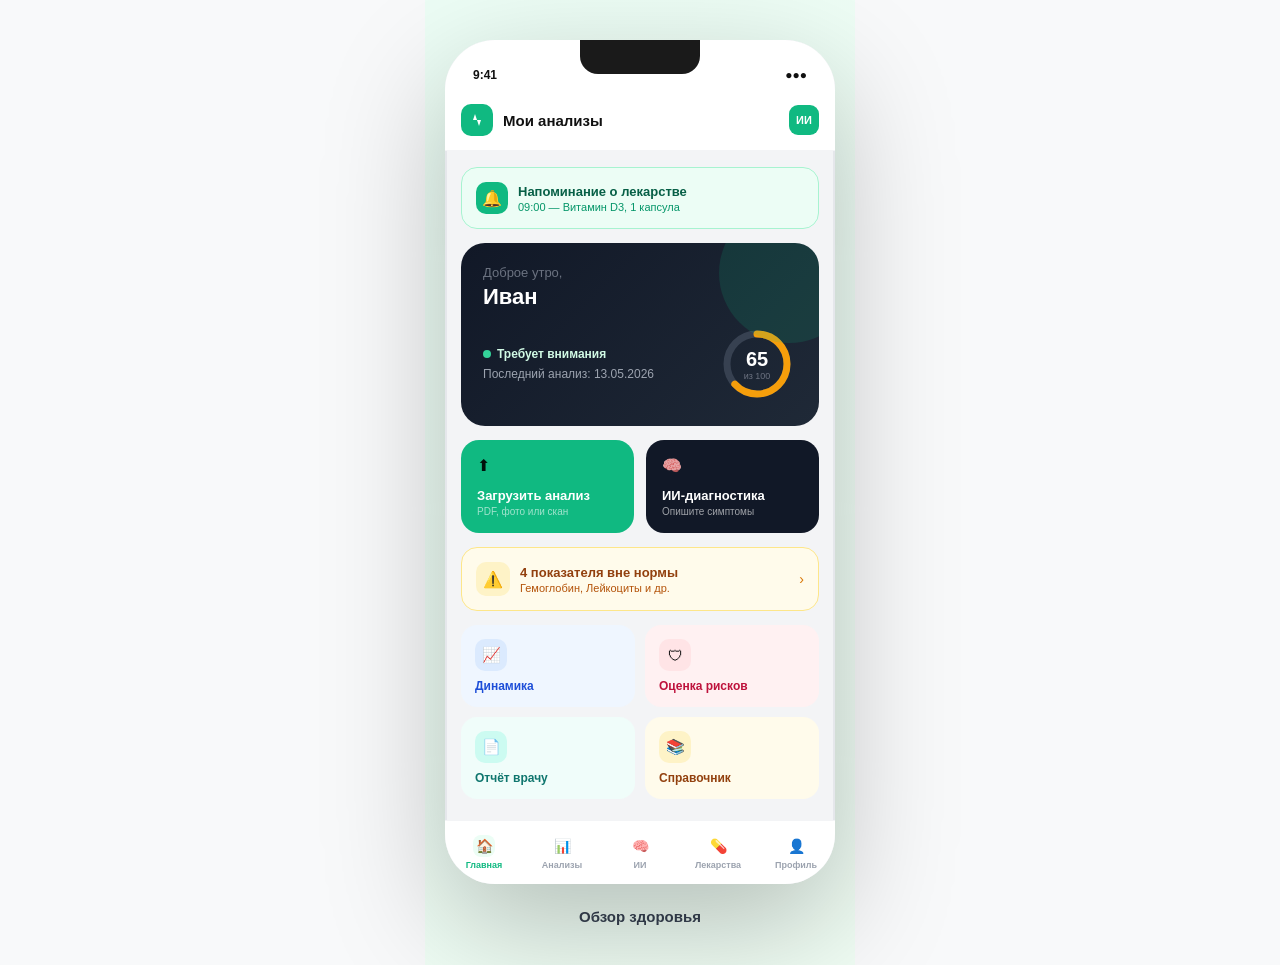
<file: screenshot_01_home.html>
<!DOCTYPE html>
<html lang="ru">
<head>
<meta charset="UTF-8">
<meta name="viewport" content="width=device-width, initial-scale=1.0">
<title>Screenshot 1 – Home</title>
<style>
  * { margin: 0; padding: 0; box-sizing: border-box; }
  body { font-family: -apple-system, BlinkMacSystemFont, 'SF Pro Display', 'Segoe UI', sans-serif; background: #f8f9fa; display: flex; justify-content: center; align-items: center; min-height: 100vh; }
  .phone { width: 390px; height: 844px; background: #f3f4f6; border-radius: 50px; overflow: hidden; position: relative; box-shadow: 0 40px 120px rgba(0,0,0,0.25), inset 0 0 0 2px #e5e7eb; }
  .status-bar { height: 50px; background: white; display: flex; align-items: flex-end; justify-content: space-between; padding: 0 28px 8px; font-size: 12px; font-weight: 600; color: #111; }
  .notch { position: absolute; top: 0; left: 50%; transform: translateX(-50%); width: 120px; height: 34px; background: #1a1a1a; border-radius: 0 0 18px 18px; z-index: 10; }
  .topbar { background: white; border-bottom: 1px solid #f3f4f6; padding: 14px 16px; display: flex; align-items: center; gap: 10px; }
  .logo { width: 32px; height: 32px; background: #10b981; border-radius: 10px; display: flex; align-items: center; justify-content: center; flex-shrink: 0; }
  .logo svg { width: 16px; height: 16px; fill: white; }
  .topbar-title { font-size: 15px; font-weight: 900; color: #111; flex: 1; }
  .avatar { width: 30px; height: 30px; background: #10b981; border-radius: 9px; display: flex; align-items: center; justify-content: center; font-size: 11px; font-weight: 900; color: white; }
  .scroll { overflow-y: auto; height: calc(844px - 50px - 57px - 64px); padding: 16px; display: flex; flex-direction: column; gap: 14px; }
  /* Notification */
  .notif { background: #ecfdf5; border: 1px solid #a7f3d0; border-radius: 16px; padding: 14px; display: flex; align-items: center; gap: 10px; }
  .notif-icon { width: 32px; height: 32px; background: #10b981; border-radius: 10px; display: flex; align-items: center; justify-content: center; flex-shrink: 0; }
  .notif-text p:first-child { font-size: 13px; font-weight: 700; color: #065f46; }
  .notif-text p:last-child { font-size: 11px; color: #059669; margin-top: 2px; }
  /* Hero card */
  .hero { background: linear-gradient(135deg, #111827, #1f2937); border-radius: 24px; padding: 22px; position: relative; overflow: hidden; }
  .hero::after { content: ''; position: absolute; top: -40px; right: -40px; width: 140px; height: 140px; background: rgba(16,185,129,0.15); border-radius: 50%; }
  .hero-greeting { font-size: 13px; color: #6b7280; margin-bottom: 4px; }
  .hero-name { font-size: 22px; font-weight: 900; color: white; margin-bottom: 14px; }
  .hero-body { display: flex; align-items: center; gap: 16px; }
  .hero-info { flex: 1; }
  .hero-dot { display: flex; align-items: center; gap: 6px; margin-bottom: 6px; }
  .dot { width: 8px; height: 8px; border-radius: 50%; background: #34d399; flex-shrink: 0; }
  .hero-info p { font-size: 12px; color: #9ca3af; }
  .ring-wrap { position: relative; width: 80px; height: 80px; flex-shrink: 0; }
  .ring-wrap svg { width: 80px; height: 80px; transform: rotate(-90deg); }
  .ring-num { position: absolute; inset: 0; display: flex; flex-direction: column; align-items: center; justify-content: center; }
  .ring-num span:first-child { font-size: 20px; font-weight: 900; color: white; }
  .ring-num span:last-child { font-size: 9px; color: #6b7280; }
  /* Quick actions */
  .quick { display: grid; grid-template-columns: 1fr 1fr; gap: 12px; }
  .qa { border-radius: 18px; padding: 16px; text-align: left; }
  .qa.green { background: #10b981; }
  .qa.dark { background: #111827; }
  .qa-icon { width: 24px; height: 24px; margin-bottom: 8px; opacity: 0.9; }
  .qa p:first-of-type { font-size: 13px; font-weight: 800; color: white; }
  .qa p:last-of-type { font-size: 10px; color: rgba(255,255,255,0.6); margin-top: 3px; }
  /* Alert */
  .alert { background: #fffbeb; border: 1px solid #fde68a; border-radius: 16px; padding: 14px; display: flex; align-items: center; gap: 10px; }
  .alert-icon { width: 34px; height: 34px; background: #fef3c7; border-radius: 10px; display: flex; align-items: center; justify-content: center; flex-shrink: 0; font-size: 16px; }
  .alert-text p:first-child { font-size: 13px; font-weight: 700; color: #92400e; }
  .alert-text p:last-child { font-size: 11px; color: #b45309; margin-top: 2px; }
  .arrow { margin-left: auto; color: #d97706; font-size: 14px; }
  /* Feature grid */
  .feat-grid { display: grid; grid-template-columns: 1fr 1fr; gap: 10px; }
  .feat { border-radius: 16px; padding: 14px; }
  .feat-icon { width: 32px; height: 32px; border-radius: 10px; display: flex; align-items: center; justify-content: center; margin-bottom: 8px; font-size: 15px; }
  .feat p { font-size: 12px; font-weight: 700; }
  .feat.blue { background: #eff6ff; } .feat.blue p { color: #1d4ed8; } .feat.blue .feat-icon { background: #dbeafe; }
  .feat.rose { background: #fff1f2; } .feat.rose p { color: #be123c; } .feat.rose .feat-icon { background: #ffe4e6; }
  .feat.teal { background: #f0fdfa; } .feat.teal p { color: #0f766e; } .feat.teal .feat-icon { background: #ccfbf1; }
  .feat.amber { background: #fffbeb; } .feat.amber p { color: #92400e; } .feat.amber .feat-icon { background: #fef3c7; }
  /* Bottom nav */
  .bottom-nav { position: absolute; bottom: 0; left: 0; right: 0; height: 64px; background: white; border-top: 1px solid #f3f4f6; display: grid; grid-template-columns: repeat(5, 1fr); }
  .nav-item { display: flex; flex-direction: column; align-items: center; justify-content: center; gap: 3px; }
  .nav-item.active { color: #10b981; }
  .nav-item:not(.active) { color: #9ca3af; }
  .nav-icon { width: 22px; height: 22px; border-radius: 8px; display: flex; align-items: center; justify-content: center; font-size: 14px; }
  .active .nav-icon { background: #ecfdf5; }
  .nav-item span { font-size: 9px; font-weight: 600; }
  .caption { text-align: center; margin-top: 24px; font-family: -apple-system, sans-serif; font-size: 15px; font-weight: 700; color: #374151; }
</style>
</head>
<body>
<div style="display:flex;flex-direction:column;align-items:center;padding:40px 20px;background:linear-gradient(135deg,#ecfdf5,#f0fdf4);">
  <div class="phone">
    <div class="notch"></div>
    <div class="status-bar"><span>9:41</span><span>●●●</span></div>
    <div class="topbar">
      <div class="logo"><svg viewBox="0 0 24 24"><path d="M22 12h-4l-3 9L9 3l-3 9H2"/></svg></div>
      <div class="topbar-title">Мои анализы</div>
      <div class="avatar">ИИ</div>
    </div>
    <div class="scroll">
      <div class="notif">
        <div class="notif-icon" style="font-size:16px;">🔔</div>
        <div class="notif-text"><p>Напоминание о лекарстве</p><p>09:00 — Витамин D3, 1 капсула</p></div>
      </div>
      <div class="hero">
        <div class="hero-greeting">Доброе утро,</div>
        <div class="hero-name">Иван</div>
        <div class="hero-body">
          <div class="hero-info">
            <div class="hero-dot"><div class="dot"></div><p style="color:#d1fae5;font-size:12px;font-weight:600;">Требует внимания</p></div>
            <p>Последний анализ: 13.05.2026</p>
          </div>
          <div class="ring-wrap">
            <svg viewBox="0 0 80 80">
              <circle cx="40" cy="40" r="30" fill="none" stroke="#374151" stroke-width="7"/>
              <circle cx="40" cy="40" r="30" fill="none" stroke="#f59e0b" stroke-width="7" stroke-dasharray="119 189" stroke-linecap="round"/>
            </svg>
            <div class="ring-num"><span>65</span><span>из 100</span></div>
          </div>
        </div>
      </div>
      <div class="quick">
        <div class="qa green"><div class="qa-icon">⬆</div><p>Загрузить анализ</p><p>PDF, фото или скан</p></div>
        <div class="qa dark"><div class="qa-icon">🧠</div><p>ИИ-диагностика</p><p>Опишите симптомы</p></div>
      </div>
      <div class="alert">
        <div class="alert-icon">⚠️</div>
        <div class="alert-text"><p>4 показателя вне нормы</p><p>Гемоглобин, Лейкоциты и др.</p></div>
        <div class="arrow">›</div>
      </div>
      <div class="feat-grid">
        <div class="feat blue"><div class="feat-icon">📈</div><p>Динамика</p></div>
        <div class="feat rose"><div class="feat-icon">🛡</div><p>Оценка рисков</p></div>
        <div class="feat teal"><div class="feat-icon">📄</div><p>Отчёт врачу</p></div>
        <div class="feat amber"><div class="feat-icon">📚</div><p>Справочник</p></div>
      </div>
    </div>
    <div class="bottom-nav">
      <div class="nav-item active"><div class="nav-icon">🏠</div><span>Главная</span></div>
      <div class="nav-item"><div class="nav-icon">📊</div><span>Анализы</span></div>
      <div class="nav-item"><div class="nav-icon">🧠</div><span>ИИ</span></div>
      <div class="nav-item"><div class="nav-icon">💊</div><span>Лекарства</span></div>
      <div class="nav-item"><div class="nav-icon">👤</div><span>Профиль</span></div>
    </div>
  </div>
  <p class="caption">Обзор здоровья</p>
</div>
</body>
</html>
</file>
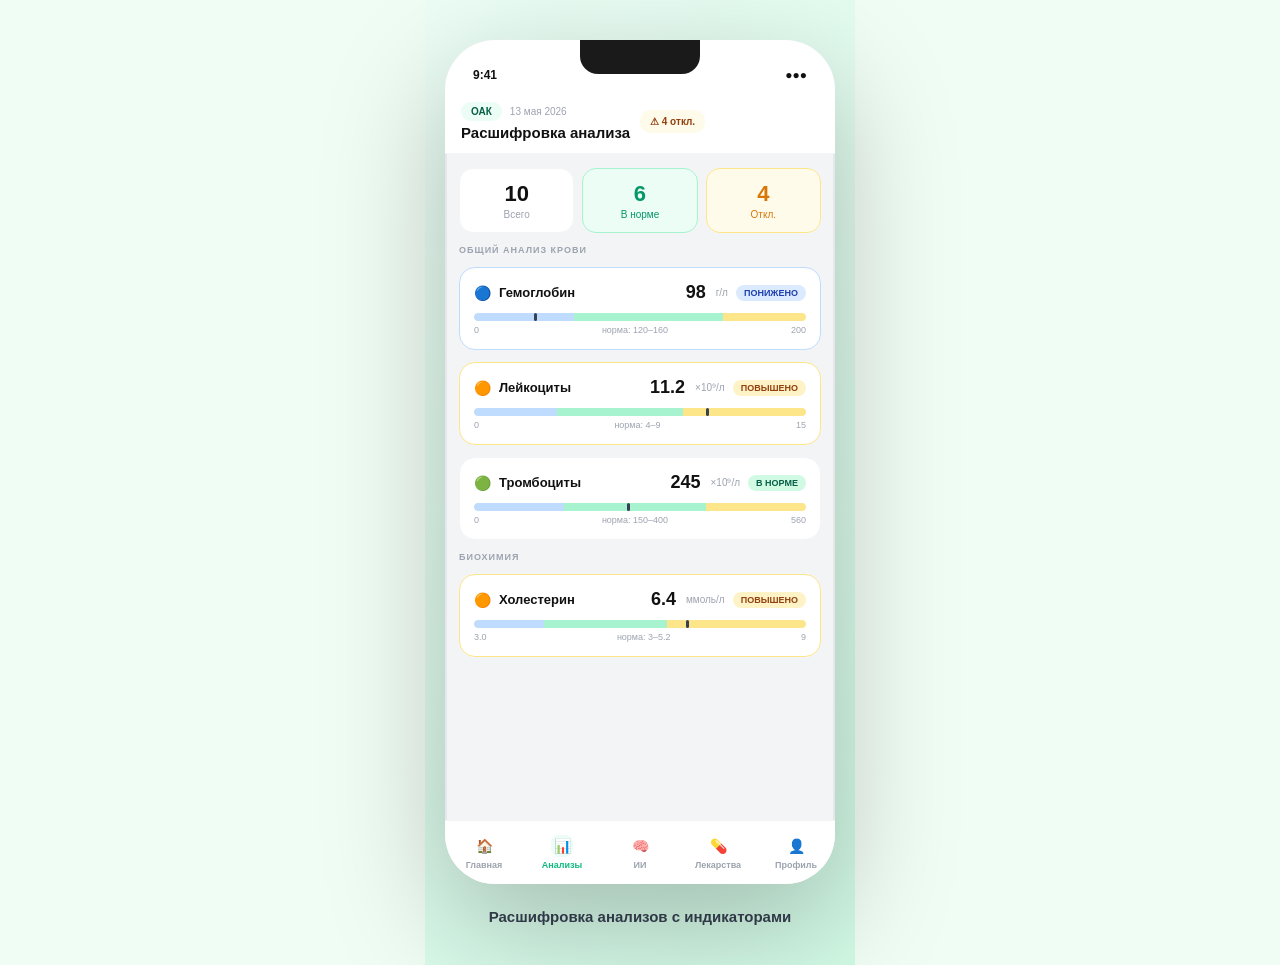
<file: screenshot_02_analysis.html>
<!DOCTYPE html>
<html lang="ru">
<head>
<meta charset="UTF-8">
<title>Screenshot 2 – Analysis Results</title>
<style>
  * { margin: 0; padding: 0; box-sizing: border-box; }
  body { font-family: -apple-system, BlinkMacSystemFont, 'SF Pro Display', 'Segoe UI', sans-serif; background: #f0fdf4; display: flex; justify-content: center; align-items: center; min-height: 100vh; }
  .phone { width: 390px; height: 844px; background: #f3f4f6; border-radius: 50px; overflow: hidden; position: relative; box-shadow: 0 40px 120px rgba(0,0,0,0.25), inset 0 0 0 2px #e5e7eb; }
  .notch { position: absolute; top: 0; left: 50%; transform: translateX(-50%); width: 120px; height: 34px; background: #1a1a1a; border-radius: 0 0 18px 18px; z-index: 10; }
  .status-bar { height: 50px; background: white; display: flex; align-items: flex-end; justify-content: space-between; padding: 0 28px 8px; font-size: 12px; font-weight: 600; color: #111; }
  .topbar { background: white; border-bottom: 1px solid #f3f4f6; padding: 12px 16px; display: flex; align-items: center; gap: 10px; }
  .badge { background: #ecfdf5; color: #065f46; font-size: 10px; font-weight: 700; padding: 4px 10px; border-radius: 20px; }
  .topbar h1 { font-size: 15px; font-weight: 900; color: #111; flex: 1; }
  .scroll { overflow: hidden; height: calc(844px - 50px - 57px - 64px); padding: 14px; display: flex; flex-direction: column; gap: 12px; }
  .summary { display: grid; grid-template-columns: 1fr 1fr 1fr; gap: 8px; }
  .scard { background: white; border-radius: 14px; padding: 12px; text-align: center; border: 1px solid #f3f4f6; }
  .scard .num { font-size: 22px; font-weight: 900; }
  .scard .lbl { font-size: 10px; color: #9ca3af; margin-top: 2px; }
  .scard.green { background: #ecfdf5; border-color: #a7f3d0; } .scard.green .num { color: #059669; } .scard.green .lbl { color: #059669; }
  .scard.amber { background: #fffbeb; border-color: #fde68a; } .scard.amber .num { color: #d97706; } .scard.amber .lbl { color: #d97706; }
  .cat-label { font-size: 9px; font-weight: 700; color: #9ca3af; text-transform: uppercase; letter-spacing: 1px; }
  .marker { background: white; border-radius: 16px; padding: 14px; border: 1px solid #f3f4f6; }
  .marker.bad { border-color: #fde68a; }
  .marker.low { border-color: #bfdbfe; }
  .marker-top { display: flex; align-items: center; gap: 8px; margin-bottom: 10px; }
  .marker-icon { font-size: 14px; }
  .marker-name { font-size: 13px; font-weight: 800; color: #111; flex: 1; }
  .marker-val { font-size: 18px; font-weight: 900; color: #111; }
  .marker-unit { font-size: 10px; color: #9ca3af; margin-left: 2px; }
  .status-badge { font-size: 9px; font-weight: 700; padding: 3px 8px; border-radius: 20px; }
  .badge-high { background: #fef3c7; color: #92400e; }
  .badge-low { background: #dbeafe; color: #1e40af; }
  .badge-ok { background: #d1fae5; color: #065f46; }
  .bar-wrap { position: relative; height: 8px; border-radius: 4px; overflow: hidden; background: #f3f4f6; }
  .bar-low { position: absolute; left: 0; top: 0; height: 100%; background: #bfdbfe; border-radius: 4px 0 0 4px; }
  .bar-ok { position: absolute; top: 0; height: 100%; background: #a7f3d0; }
  .bar-high { position: absolute; right: 0; top: 0; height: 100%; background: #fde68a; border-radius: 0 4px 4px 0; }
  .bar-dot { position: absolute; top: 0; width: 3px; height: 100%; border-radius: 2px; background: #374151; }
  .norm-text { display: flex; justify-content: space-between; margin-top: 4px; font-size: 9px; color: #9ca3af; }
  /* Bottom */
  .bottom-nav { position: absolute; bottom: 0; left: 0; right: 0; height: 64px; background: white; border-top: 1px solid #f3f4f6; display: grid; grid-template-columns: repeat(5, 1fr); }
  .nav-item { display: flex; flex-direction: column; align-items: center; justify-content: center; gap: 3px; color: #9ca3af; }
  .nav-item.active { color: #10b981; }
  .nav-icon { width: 22px; height: 22px; border-radius: 8px; display: flex; align-items: center; justify-content: center; font-size: 14px; }
  .active .nav-icon { background: #ecfdf5; }
  .nav-item span { font-size: 9px; font-weight: 600; }
  .caption { text-align: center; margin-top: 24px; font-size: 15px; font-weight: 700; color: #374151; }
</style>
</head>
<body>
<div style="display:flex;flex-direction:column;align-items:center;padding:40px 20px;background:linear-gradient(135deg,#ecfdf5,#d1fae5);">
  <div class="phone">
    <div class="notch"></div>
    <div class="status-bar"><span>9:41</span><span>●●●</span></div>
    <div class="topbar">
      <div>
        <div style="display:flex;align-items:center;gap:8px;margin-bottom:3px;"><span class="badge">ОАК</span><span style="font-size:10px;color:#9ca3af;">13 мая 2026</span></div>
        <h1>Расшифровка анализа</h1>
      </div>
      <div style="background:#fffbeb;color:#92400e;font-size:10px;font-weight:700;padding:6px 10px;border-radius:10px;flex-shrink:0;display:flex;align-items:center;gap:4px;">⚠ 4 откл.</div>
    </div>
    <div class="scroll">
      <div class="summary">
        <div class="scard"><div class="num" style="color:#111;">10</div><div class="lbl">Всего</div></div>
        <div class="scard green"><div class="num">6</div><div class="lbl">В норме</div></div>
        <div class="scard amber"><div class="num">4</div><div class="lbl">Откл.</div></div>
      </div>
      <div class="cat-label">Общий анализ крови</div>
      <div class="marker low">
        <div class="marker-top">
          <span class="marker-icon">🔵</span>
          <span class="marker-name">Гемоглобин</span>
          <span class="marker-val">98</span><span class="marker-unit">г/л</span>
          <span class="status-badge badge-low">ПОНИЖЕНО</span>
        </div>
        <div class="bar-wrap">
          <div class="bar-low" style="width:30%"></div>
          <div class="bar-ok" style="left:30%;width:45%"></div>
          <div class="bar-high" style="width:25%"></div>
          <div class="bar-dot" style="left:18%"></div>
        </div>
        <div class="norm-text"><span>0</span><span>норма: 120–160</span><span>200</span></div>
      </div>
      <div class="marker bad">
        <div class="marker-top">
          <span class="marker-icon">🟠</span>
          <span class="marker-name">Лейкоциты</span>
          <span class="marker-val">11.2</span><span class="marker-unit">×10⁹/л</span>
          <span class="status-badge badge-high">ПОВЫШЕНО</span>
        </div>
        <div class="bar-wrap">
          <div class="bar-low" style="width:25%"></div>
          <div class="bar-ok" style="left:25%;width:38%"></div>
          <div class="bar-high" style="width:37%"></div>
          <div class="bar-dot" style="left:70%"></div>
        </div>
        <div class="norm-text"><span>0</span><span>норма: 4–9</span><span>15</span></div>
      </div>
      <div class="marker">
        <div class="marker-top">
          <span class="marker-icon">🟢</span>
          <span class="marker-name">Тромбоциты</span>
          <span class="marker-val">245</span><span class="marker-unit">×10⁹/л</span>
          <span class="status-badge badge-ok">В НОРМЕ</span>
        </div>
        <div class="bar-wrap">
          <div class="bar-low" style="width:27%"></div>
          <div class="bar-ok" style="left:27%;width:43%"></div>
          <div class="bar-high" style="width:30%"></div>
          <div class="bar-dot" style="left:46%"></div>
        </div>
        <div class="norm-text"><span>0</span><span>норма: 150–400</span><span>560</span></div>
      </div>
      <div class="cat-label">Биохимия</div>
      <div class="marker bad">
        <div class="marker-top">
          <span class="marker-icon">🟠</span>
          <span class="marker-name">Холестерин</span>
          <span class="marker-val">6.4</span><span class="marker-unit">ммоль/л</span>
          <span class="status-badge badge-high">ПОВЫШЕНО</span>
        </div>
        <div class="bar-wrap">
          <div class="bar-low" style="width:21%"></div>
          <div class="bar-ok" style="left:21%;width:37%"></div>
          <div class="bar-high" style="width:42%"></div>
          <div class="bar-dot" style="left:64%"></div>
        </div>
        <div class="norm-text"><span>3.0</span><span>норма: 3–5.2</span><span>9</span></div>
      </div>
    </div>
    <div class="bottom-nav">
      <div class="nav-item"><div class="nav-icon">🏠</div><span>Главная</span></div>
      <div class="nav-item active"><div class="nav-icon">📊</div><span>Анализы</span></div>
      <div class="nav-item"><div class="nav-icon">🧠</div><span>ИИ</span></div>
      <div class="nav-item"><div class="nav-icon">💊</div><span>Лекарства</span></div>
      <div class="nav-item"><div class="nav-icon">👤</div><span>Профиль</span></div>
    </div>
  </div>
  <p class="caption">Расшифровка анализов с индикаторами</p>
</div>
</body>
</html>
</file>
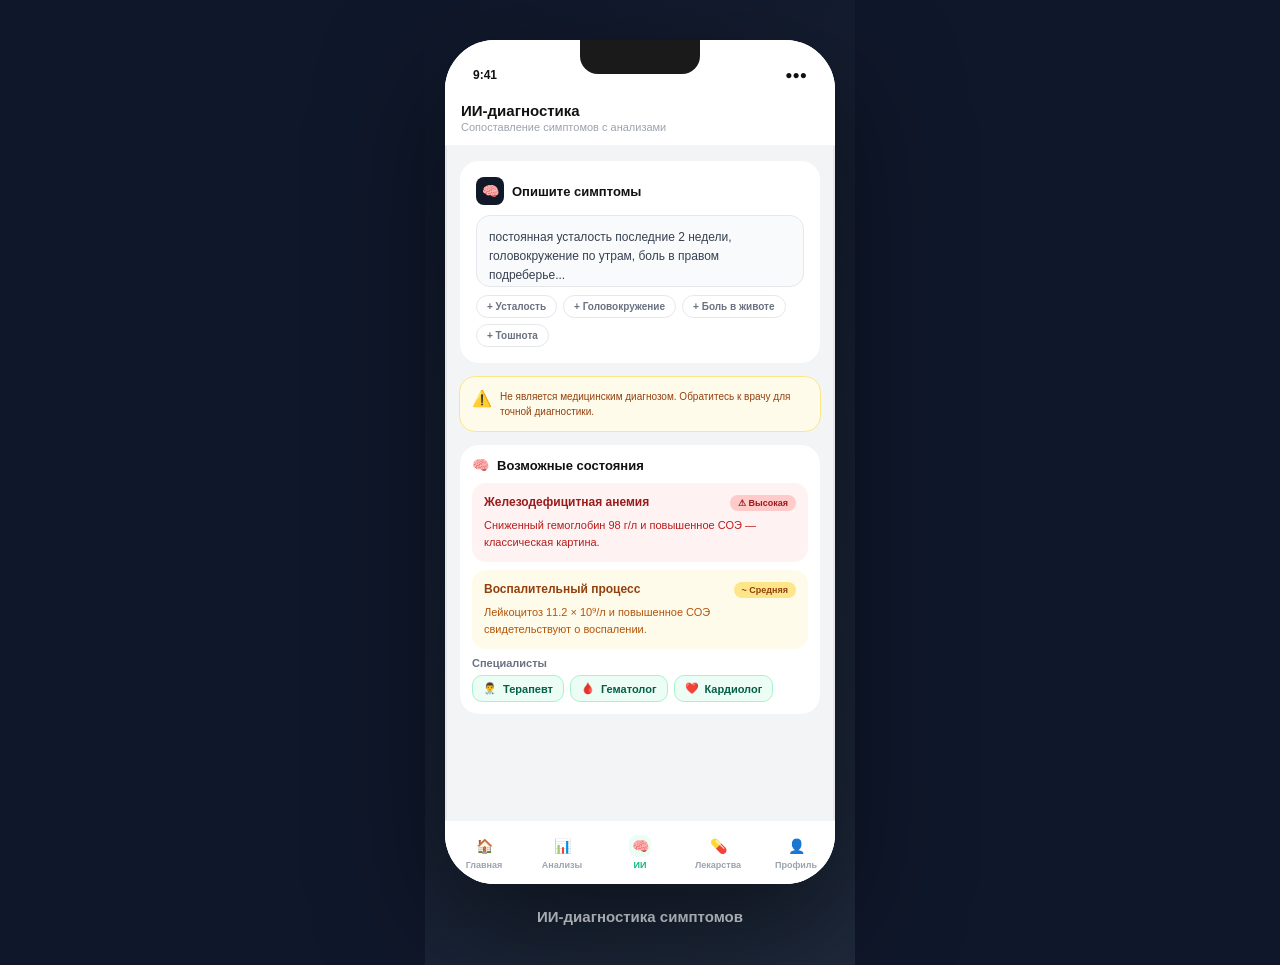
<file: screenshot_03_ai.html>
<!DOCTYPE html>
<html lang="ru">
<head>
<meta charset="UTF-8">
<title>Screenshot 3 – AI Diagnosis</title>
<style>
  * { margin: 0; padding: 0; box-sizing: border-box; }
  body { font-family: -apple-system, BlinkMacSystemFont, 'SF Pro Display', sans-serif; background: #0f172a; display: flex; justify-content: center; align-items: center; min-height: 100vh; }
  .phone { width: 390px; height: 844px; background: #f3f4f6; border-radius: 50px; overflow: hidden; position: relative; box-shadow: 0 40px 120px rgba(0,0,0,0.5), inset 0 0 0 2px #e5e7eb; }
  .notch { position: absolute; top: 0; left: 50%; transform: translateX(-50%); width: 120px; height: 34px; background: #1a1a1a; border-radius: 0 0 18px 18px; z-index: 10; }
  .status-bar { height: 50px; background: white; display: flex; align-items: flex-end; justify-content: space-between; padding: 0 28px 8px; font-size: 12px; font-weight: 600; color: #111; }
  .topbar { background: white; border-bottom: 1px solid #f3f4f6; padding: 12px 16px; }
  .topbar h1 { font-size: 15px; font-weight: 900; color: #111; }
  .topbar p { font-size: 11px; color: #9ca3af; margin-top: 2px; }
  .scroll { height: calc(844px - 50px - 57px - 64px); padding: 14px; display: flex; flex-direction: column; gap: 12px; overflow: hidden; }
  .card { background: white; border-radius: 20px; padding: 16px; border: 1px solid #f3f4f6; }
  .card-head { display: flex; align-items: center; gap: 8px; margin-bottom: 10px; }
  .card-head h3 { font-size: 13px; font-weight: 800; color: #111; }
  .textarea-mock { background: #f9fafb; border: 1px solid #e5e7eb; border-radius: 14px; padding: 12px; font-size: 12px; color: #374151; line-height: 1.6; height: 72px; }
  .tags { display: flex; flex-wrap: wrap; gap: 6px; margin-top: 8px; }
  .tag { background: white; border: 1px solid #e5e7eb; border-radius: 20px; padding: 5px 10px; font-size: 10px; color: #6b7280; font-weight: 600; }
  .btn { background: #111827; color: white; border-radius: 16px; padding: 14px; text-align: center; font-size: 13px; font-weight: 800; display: flex; align-items: center; justify-content: center; gap: 8px; }
  .disclaimer { background: #fffbeb; border: 1px solid #fde68a; border-radius: 16px; padding: 12px; display: flex; gap: 8px; }
  .disclaimer p { font-size: 10px; color: #92400e; line-height: 1.5; }
  .condition { border-radius: 14px; padding: 12px; margin-bottom: 8px; }
  .cond-head { display: flex; align-items: flex-start; justify-content: space-between; gap: 8px; margin-bottom: 6px; }
  .cond-name { font-size: 12px; font-weight: 800; }
  .cond-prob { font-size: 9px; font-weight: 700; padding: 3px 8px; border-radius: 20px; }
  .cond-text { font-size: 11px; line-height: 1.5; }
  .cond-red { background: #fef2f2; } .cond-red .cond-name { color: #991b1b; } .cond-red .cond-prob { background: #fecaca; color: #991b1b; } .cond-red .cond-text { color: #b91c1c; }
  .cond-amb { background: #fffbeb; } .cond-amb .cond-name { color: #92400e; } .cond-amb .cond-prob { background: #fde68a; color: #92400e; } .cond-amb .cond-text { color: #b45309; }
  .specialists { display: flex; flex-wrap: wrap; gap: 6px; margin-top: 6px; }
  .spec { display: flex; align-items: center; gap: 6px; background: #ecfdf5; border: 1px solid #a7f3d0; border-radius: 10px; padding: 6px 10px; }
  .spec span { font-size: 11px; font-weight: 700; color: #065f46; }
  .bottom-nav { position: absolute; bottom: 0; left: 0; right: 0; height: 64px; background: white; border-top: 1px solid #f3f4f6; display: grid; grid-template-columns: repeat(5, 1fr); }
  .nav-item { display: flex; flex-direction: column; align-items: center; justify-content: center; gap: 3px; color: #9ca3af; }
  .nav-item.active { color: #10b981; }
  .nav-icon { width: 22px; height: 22px; border-radius: 8px; display: flex; align-items: center; justify-content: center; font-size: 14px; }
  .active .nav-icon { background: #ecfdf5; }
  .nav-item span { font-size: 9px; font-weight: 600; }
  .caption { text-align: center; margin-top: 24px; font-size: 15px; font-weight: 700; color: #e2e8f0; }
</style>
</head>
<body>
<div style="display:flex;flex-direction:column;align-items:center;padding:40px 20px;background:linear-gradient(135deg,#0f172a,#1e293b);">
  <div class="phone">
    <div class="notch"></div>
    <div class="status-bar"><span>9:41</span><span>●●●</span></div>
    <div class="topbar">
      <h1>ИИ-диагностика</h1>
      <p>Сопоставление симптомов с анализами</p>
    </div>
    <div class="scroll">
      <div class="card">
        <div class="card-head">
          <div style="width:28px;height:28px;background:#111827;border-radius:8px;display:flex;align-items:center;justify-content:center;font-size:14px;">🧠</div>
          <h3>Опишите симптомы</h3>
        </div>
        <div class="textarea-mock">постоянная усталость последние 2 недели, головокружение по утрам, боль в правом подреберье...</div>
        <div class="tags">
          <div class="tag">+ Усталость</div>
          <div class="tag">+ Головокружение</div>
          <div class="tag">+ Боль в животе</div>
          <div class="tag">+ Тошнота</div>
        </div>
      </div>
      <div class="disclaimer">
        <span style="font-size:16px;flex-shrink:0;">⚠️</span>
        <p>Не является медицинским диагнозом. Обратитесь к врачу для точной диагностики.</p>
      </div>
      <div class="card" style="padding:12px;">
        <div style="display:flex;align-items:center;gap:8px;margin-bottom:10px;">
          <span style="font-size:14px;">🧠</span>
          <span style="font-size:13px;font-weight:800;color:#111;">Возможные состояния</span>
        </div>
        <div class="condition cond-red">
          <div class="cond-head">
            <span class="cond-name">Железодефицитная анемия</span>
            <span class="cond-prob">⚠ Высокая</span>
          </div>
          <div class="cond-text">Сниженный гемоглобин 98 г/л и повышенное СОЭ — классическая картина.</div>
        </div>
        <div class="condition cond-amb">
          <div class="cond-head">
            <span class="cond-name">Воспалительный процесс</span>
            <span class="cond-prob">~ Средняя</span>
          </div>
          <div class="cond-text">Лейкоцитоз 11.2 × 10⁹/л и повышенное СОЭ свидетельствуют о воспалении.</div>
        </div>
        <div style="font-size:11px;font-weight:700;color:#6b7280;margin-bottom:6px;">Специалисты</div>
        <div class="specialists">
          <div class="spec"><span>👨‍⚕️</span><span>Терапевт</span></div>
          <div class="spec"><span>🩸</span><span>Гематолог</span></div>
          <div class="spec"><span>❤️</span><span>Кардиолог</span></div>
        </div>
      </div>
    </div>
    <div class="bottom-nav">
      <div class="nav-item"><div class="nav-icon">🏠</div><span>Главная</span></div>
      <div class="nav-item"><div class="nav-icon">📊</div><span>Анализы</span></div>
      <div class="nav-item active"><div class="nav-icon">🧠</div><span>ИИ</span></div>
      <div class="nav-item"><div class="nav-icon">💊</div><span>Лекарства</span></div>
      <div class="nav-item"><div class="nav-icon">👤</div><span>Профиль</span></div>
    </div>
  </div>
  <p class="caption">ИИ-диагностика симптомов</p>
</div>
</body>
</html>
</file>
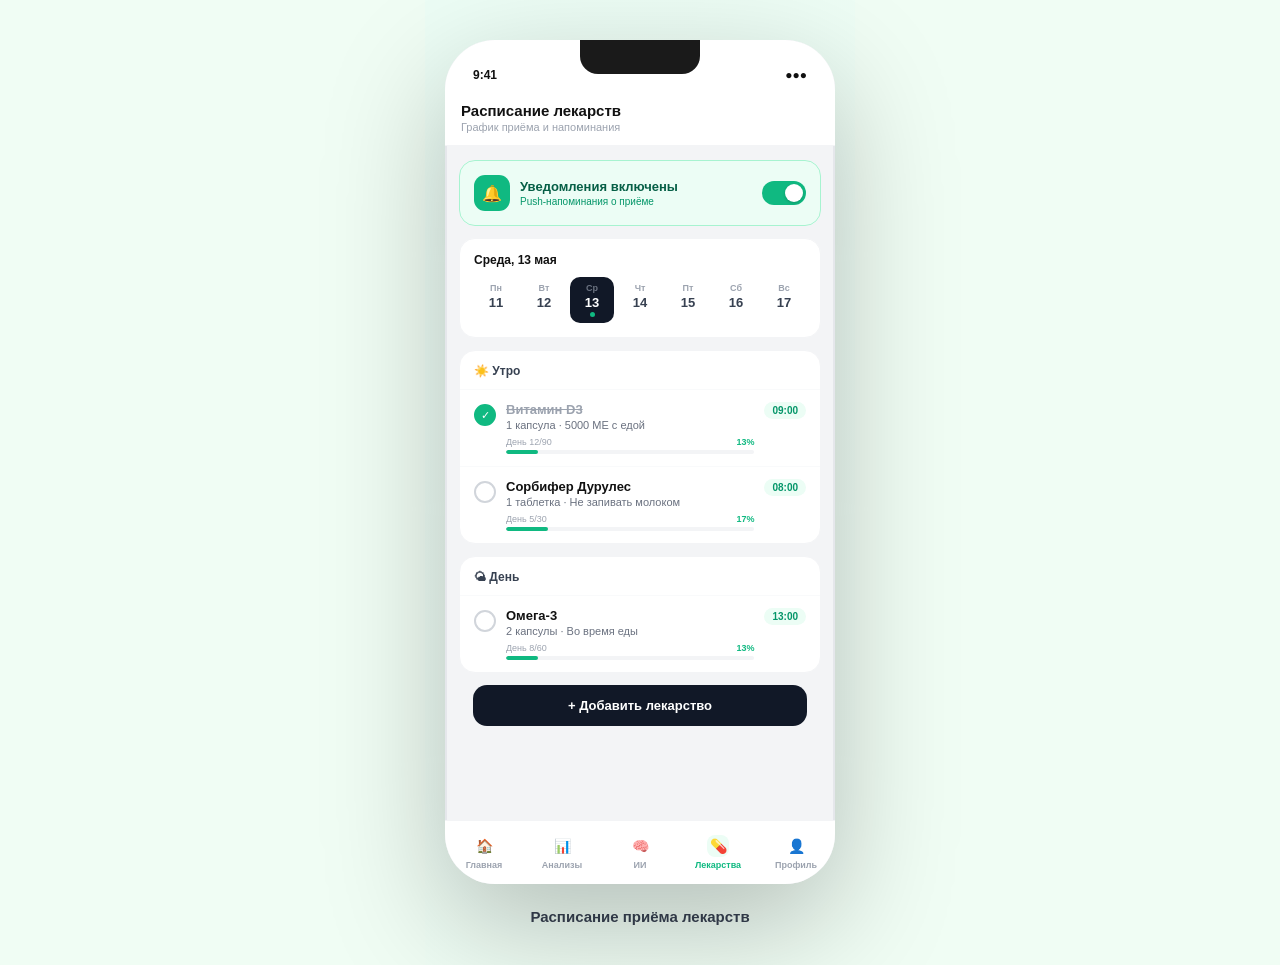
<file: screenshot_04_medications.html>
<!DOCTYPE html>
<html lang="ru">
<head>
<meta charset="UTF-8">
<title>Screenshot 4 – Medications</title>
<style>
  * { margin: 0; padding: 0; box-sizing: border-box; }
  body { font-family: -apple-system, BlinkMacSystemFont, 'SF Pro Display', sans-serif; background: #f0fdf4; display: flex; justify-content: center; align-items: center; min-height: 100vh; }
  .phone { width: 390px; height: 844px; background: #f3f4f6; border-radius: 50px; overflow: hidden; position: relative; box-shadow: 0 40px 120px rgba(0,0,0,0.25), inset 0 0 0 2px #e5e7eb; }
  .notch { position: absolute; top: 0; left: 50%; transform: translateX(-50%); width: 120px; height: 34px; background: #1a1a1a; border-radius: 0 0 18px 18px; z-index: 10; }
  .status-bar { height: 50px; background: white; display: flex; align-items: flex-end; justify-content: space-between; padding: 0 28px 8px; font-size: 12px; font-weight: 600; color: #111; }
  .topbar { background: white; border-bottom: 1px solid #f3f4f6; padding: 12px 16px; }
  .topbar h1 { font-size: 15px; font-weight: 900; color: #111; }
  .topbar p { font-size: 11px; color: #9ca3af; margin-top: 2px; }
  .scroll { height: calc(844px - 50px - 57px - 64px); padding: 14px; display: flex; flex-direction: column; gap: 12px; overflow: hidden; }
  .notif-toggle { background: #ecfdf5; border: 1px solid #a7f3d0; border-radius: 16px; padding: 14px; display: flex; align-items: center; gap: 10px; }
  .nt-icon { width: 36px; height: 36px; background: #10b981; border-radius: 11px; display: flex; align-items: center; justify-content: center; font-size: 16px; flex-shrink: 0; }
  .nt-text { flex: 1; }
  .nt-text p:first-child { font-size: 13px; font-weight: 700; color: #065f46; }
  .nt-text p:last-child { font-size: 10px; color: #059669; margin-top: 2px; }
  .toggle { width: 44px; height: 24px; background: #10b981; border-radius: 12px; position: relative; flex-shrink: 0; }
  .toggle-thumb { position: absolute; top: 3px; right: 3px; width: 18px; height: 18px; background: white; border-radius: 50%; box-shadow: 0 1px 3px rgba(0,0,0,0.2); }
  .week { background: white; border-radius: 16px; padding: 14px; border: 1px solid #f3f4f6; }
  .week-head { display: flex; justify-content: space-between; align-items: center; margin-bottom: 10px; }
  .week-head span { font-size: 12px; font-weight: 700; color: #111; }
  .days { display: grid; grid-template-columns: repeat(7, 1fr); gap: 4px; }
  .day { display: flex; flex-direction: column; align-items: center; padding: 6px 0; border-radius: 10px; }
  .day.active { background: #111827; }
  .day-name { font-size: 9px; font-weight: 600; color: #9ca3af; }
  .day.active .day-name { color: #6b7280; }
  .day-num { font-size: 13px; font-weight: 900; color: #374151; margin-top: 2px; }
  .day.active .day-num { color: white; }
  .dot-today { width: 5px; height: 5px; background: #10b981; border-radius: 50%; margin-top: 2px; }
  .section { background: white; border-radius: 16px; border: 1px solid #f3f4f6; overflow: hidden; }
  .section-head { padding: 10px 14px; border-bottom: 1px solid #f9fafb; }
  .section-head span { font-size: 12px; font-weight: 700; color: #374151; }
  .med-item { padding: 12px 14px; border-bottom: 1px solid #f9fafb; display: flex; align-items: flex-start; gap: 10px; }
  .med-item:last-child { border-bottom: none; }
  .check { width: 22px; height: 22px; border-radius: 50%; border: 2px solid #d1d5db; flex-shrink: 0; margin-top: 2px; }
  .check.done { background: #10b981; border-color: #10b981; display: flex; align-items: center; justify-content: center; color: white; font-size: 11px; }
  .med-info { flex: 1; }
  .med-name { font-size: 13px; font-weight: 700; color: #111; }
  .med-name.done { text-decoration: line-through; color: #9ca3af; }
  .med-dose { font-size: 11px; color: #6b7280; margin-top: 2px; }
  .med-time { font-size: 10px; font-weight: 700; color: #059669; background: #ecfdf5; padding: 3px 8px; border-radius: 20px; flex-shrink: 0; }
  .prog { margin-top: 6px; }
  .prog-top { display: flex; justify-content: space-between; font-size: 9px; color: #9ca3af; margin-bottom: 3px; }
  .prog-bar { height: 4px; background: #f3f4f6; border-radius: 2px; overflow: hidden; }
  .prog-fill { height: 100%; background: #10b981; border-radius: 2px; }
  .add-btn { margin: 0 14px 14px; background: #111827; color: white; border-radius: 14px; padding: 13px; text-align: center; font-size: 13px; font-weight: 800; }
  .bottom-nav { position: absolute; bottom: 0; left: 0; right: 0; height: 64px; background: white; border-top: 1px solid #f3f4f6; display: grid; grid-template-columns: repeat(5, 1fr); }
  .nav-item { display: flex; flex-direction: column; align-items: center; justify-content: center; gap: 3px; color: #9ca3af; }
  .nav-item.active { color: #10b981; }
  .nav-icon { width: 22px; height: 22px; border-radius: 8px; display: flex; align-items: center; justify-content: center; font-size: 14px; }
  .active .nav-icon { background: #ecfdf5; }
  .nav-item span { font-size: 9px; font-weight: 600; }
  .caption { text-align: center; margin-top: 24px; font-size: 15px; font-weight: 700; color: #374151; }
</style>
</head>
<body>
<div style="display:flex;flex-direction:column;align-items:center;padding:40px 20px;background:linear-gradient(135deg,#ecfdf5,#f0fdf4);">
  <div class="phone">
    <div class="notch"></div>
    <div class="status-bar"><span>9:41</span><span>●●●</span></div>
    <div class="topbar">
      <h1>Расписание лекарств</h1>
      <p>График приёма и напоминания</p>
    </div>
    <div class="scroll">
      <div class="notif-toggle">
        <div class="nt-icon">🔔</div>
        <div class="nt-text"><p>Уведомления включены</p><p>Push-напоминания о приёме</p></div>
        <div class="toggle"><div class="toggle-thumb"></div></div>
      </div>
      <div class="week">
        <div class="week-head"><span>Среда, 13 мая</span></div>
        <div class="days">
          <div class="day"><div class="day-name">Пн</div><div class="day-num">11</div></div>
          <div class="day"><div class="day-name">Вт</div><div class="day-num">12</div></div>
          <div class="day active"><div class="day-name">Ср</div><div class="day-num">13</div><div class="dot-today"></div></div>
          <div class="day"><div class="day-name">Чт</div><div class="day-num">14</div></div>
          <div class="day"><div class="day-name">Пт</div><div class="day-num">15</div></div>
          <div class="day"><div class="day-name">Сб</div><div class="day-num">16</div></div>
          <div class="day"><div class="day-name">Вс</div><div class="day-num">17</div></div>
        </div>
      </div>
      <div class="section">
        <div class="section-head"><span>☀️ Утро</span></div>
        <div class="med-item">
          <div class="check done">✓</div>
          <div class="med-info">
            <div class="med-name done">Витамин D3</div>
            <div class="med-dose">1 капсула · 5000 МЕ с едой</div>
            <div class="prog"><div class="prog-top"><span>День 12/90</span><span style="color:#10b981;font-weight:700;">13%</span></div><div class="prog-bar"><div class="prog-fill" style="width:13%"></div></div></div>
          </div>
          <div class="med-time">09:00</div>
        </div>
        <div class="med-item">
          <div class="check"></div>
          <div class="med-info">
            <div class="med-name">Сорбифер Дурулес</div>
            <div class="med-dose">1 таблетка · Не запивать молоком</div>
            <div class="prog"><div class="prog-top"><span>День 5/30</span><span style="color:#10b981;font-weight:700;">17%</span></div><div class="prog-bar"><div class="prog-fill" style="width:17%"></div></div></div>
          </div>
          <div class="med-time">08:00</div>
        </div>
      </div>
      <div class="section">
        <div class="section-head"><span>🌤 День</span></div>
        <div class="med-item">
          <div class="check"></div>
          <div class="med-info">
            <div class="med-name">Омега-3</div>
            <div class="med-dose">2 капсулы · Во время еды</div>
            <div class="prog"><div class="prog-top"><span>День 8/60</span><span style="color:#10b981;font-weight:700;">13%</span></div><div class="prog-bar"><div class="prog-fill" style="width:13%"></div></div></div>
          </div>
          <div class="med-time">13:00</div>
        </div>
      </div>
      <div class="add-btn">+ Добавить лекарство</div>
    </div>
    <div class="bottom-nav">
      <div class="nav-item"><div class="nav-icon">🏠</div><span>Главная</span></div>
      <div class="nav-item"><div class="nav-icon">📊</div><span>Анализы</span></div>
      <div class="nav-item"><div class="nav-icon">🧠</div><span>ИИ</span></div>
      <div class="nav-item active"><div class="nav-icon">💊</div><span>Лекарства</span></div>
      <div class="nav-item"><div class="nav-icon">👤</div><span>Профиль</span></div>
    </div>
  </div>
  <p class="caption">Расписание приёма лекарств</p>
</div>
</body>
</html>
</file>
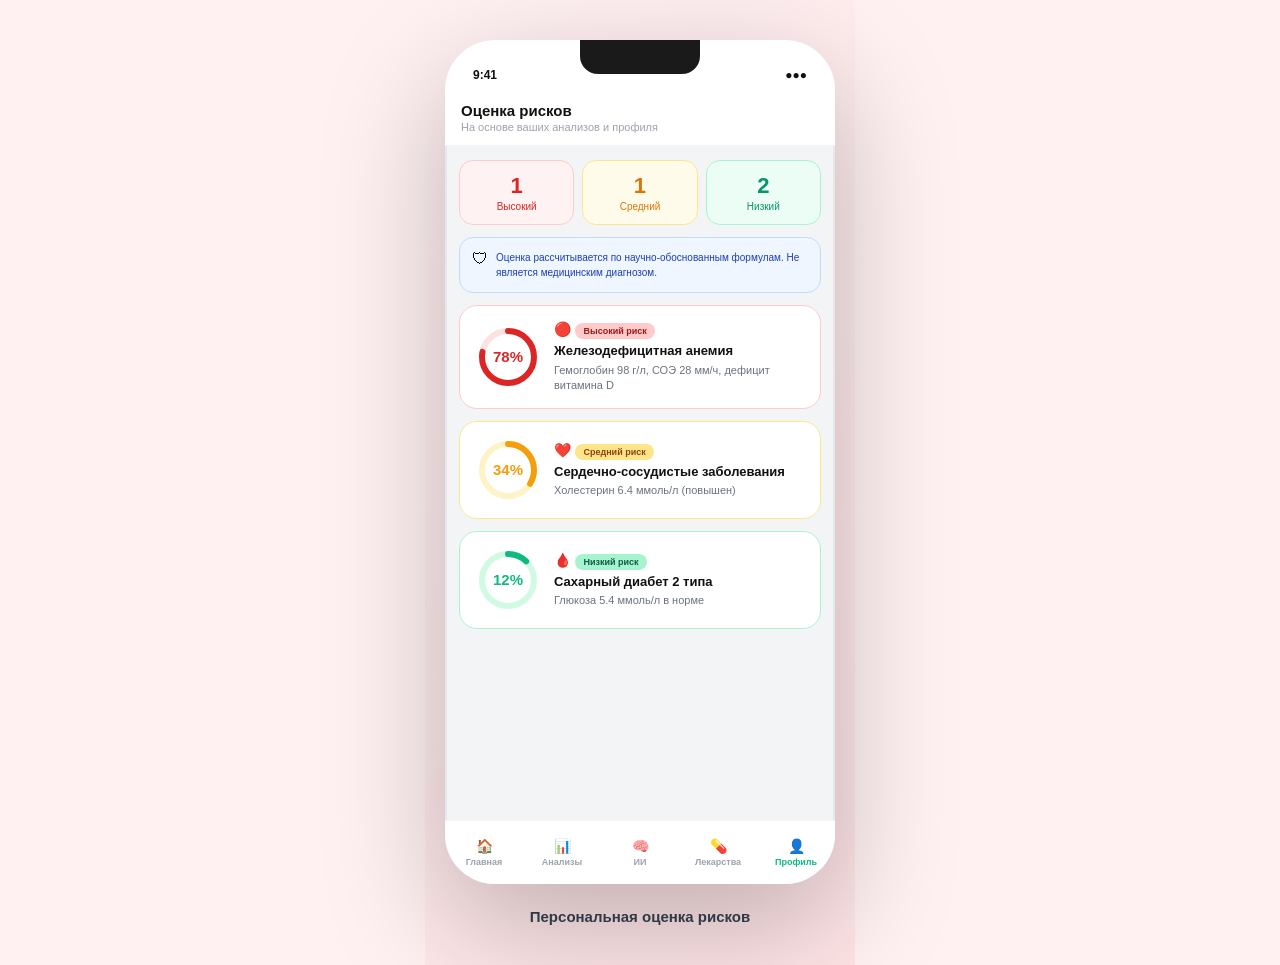
<file: screenshot_05_risks.html>
<!DOCTYPE html>
<html lang="ru">
<head>
<meta charset="UTF-8">
<title>Screenshot 5 – Risk Assessment</title>
<style>
  * { margin: 0; padding: 0; box-sizing: border-box; }
  body { font-family: -apple-system, BlinkMacSystemFont, 'SF Pro Display', sans-serif; background: #fff1f2; display: flex; justify-content: center; align-items: center; min-height: 100vh; }
  .phone { width: 390px; height: 844px; background: #f3f4f6; border-radius: 50px; overflow: hidden; position: relative; box-shadow: 0 40px 120px rgba(0,0,0,0.25), inset 0 0 0 2px #e5e7eb; }
  .notch { position: absolute; top: 0; left: 50%; transform: translateX(-50%); width: 120px; height: 34px; background: #1a1a1a; border-radius: 0 0 18px 18px; z-index: 10; }
  .status-bar { height: 50px; background: white; display: flex; align-items: flex-end; justify-content: space-between; padding: 0 28px 8px; font-size: 12px; font-weight: 600; color: #111; }
  .topbar { background: white; border-bottom: 1px solid #f3f4f6; padding: 12px 16px; }
  .topbar h1 { font-size: 15px; font-weight: 900; color: #111; }
  .topbar p { font-size: 11px; color: #9ca3af; margin-top: 2px; }
  .scroll { height: calc(844px - 50px - 57px - 64px); padding: 14px; display: flex; flex-direction: column; gap: 12px; overflow: hidden; }
  .summary { display: grid; grid-template-columns: 1fr 1fr 1fr; gap: 8px; }
  .scard { border-radius: 14px; padding: 12px; text-align: center; border: 1px solid; }
  .scard.red { background: #fef2f2; border-color: #fecaca; } .scard.red .num { color: #dc2626; } .scard.red .lbl { color: #dc2626; }
  .scard.amb { background: #fffbeb; border-color: #fde68a; } .scard.amb .num { color: #d97706; } .scard.amb .lbl { color: #d97706; }
  .scard.green { background: #ecfdf5; border-color: #a7f3d0; } .scard.green .num { color: #059669; } .scard.green .lbl { color: #059669; }
  .num { font-size: 22px; font-weight: 900; }
  .lbl { font-size: 10px; margin-top: 2px; }
  .info { background: #eff6ff; border: 1px solid #bfdbfe; border-radius: 14px; padding: 12px; display: flex; gap: 8px; }
  .info p { font-size: 10px; color: #1e40af; line-height: 1.5; }
  .risk-card { background: white; border-radius: 18px; padding: 14px; border: 1px solid; }
  .risk-card.red { border-color: #fecaca; }
  .risk-card.amb { border-color: #fde68a; }
  .risk-card.green { border-color: #a7f3d0; }
  .rc-body { display: flex; align-items: center; gap: 12px; }
  .ring { position: relative; width: 68px; height: 68px; flex-shrink: 0; }
  .ring svg { width: 68px; height: 68px; transform: rotate(-90deg); }
  .ring-num { position: absolute; inset: 0; display: flex; align-items: center; justify-content: center; }
  .ring-num span { font-size: 15px; font-weight: 900; }
  .rc-info { flex: 1; min-width: 0; }
  .risk-emoji { font-size: 14px; }
  .risk-badge { font-size: 9px; font-weight: 700; padding: 3px 8px; border-radius: 20px; display: inline-block; margin-bottom: 4px; }
  .rb-red { background: #fecaca; color: #991b1b; }
  .rb-amb { background: #fde68a; color: #92400e; }
  .rb-green { background: #a7f3d0; color: #065f46; }
  .risk-name { font-size: 13px; font-weight: 800; color: #111; line-height: 1.3; }
  .risk-desc { font-size: 11px; color: #6b7280; margin-top: 3px; line-height: 1.4; }
  .bottom-nav { position: absolute; bottom: 0; left: 0; right: 0; height: 64px; background: white; border-top: 1px solid #f3f4f6; display: grid; grid-template-columns: repeat(5, 1fr); }
  .nav-item { display: flex; flex-direction: column; align-items: center; justify-content: center; gap: 3px; color: #9ca3af; }
  .nav-item.active { color: #10b981; }
  .nav-icon { font-size: 14px; }
  .nav-item span { font-size: 9px; font-weight: 600; }
  .caption { text-align: center; margin-top: 24px; font-size: 15px; font-weight: 700; color: #374151; }
</style>
</head>
<body>
<div style="display:flex;flex-direction:column;align-items:center;padding:40px 20px;background:linear-gradient(135deg,#fff1f2,#ffe4e6);">
  <div class="phone">
    <div class="notch"></div>
    <div class="status-bar"><span>9:41</span><span>●●●</span></div>
    <div class="topbar">
      <h1>Оценка рисков</h1>
      <p>На основе ваших анализов и профиля</p>
    </div>
    <div class="scroll">
      <div class="summary">
        <div class="scard red"><div class="num">1</div><div class="lbl">Высокий</div></div>
        <div class="scard amb"><div class="num">1</div><div class="lbl">Средний</div></div>
        <div class="scard green"><div class="num">2</div><div class="lbl">Низкий</div></div>
      </div>
      <div class="info">
        <span style="font-size:16px;flex-shrink:0;">🛡</span>
        <p>Оценка рассчитывается по научно-обоснованным формулам. Не является медицинским диагнозом.</p>
      </div>
      <div class="risk-card red">
        <div class="rc-body">
          <div class="ring">
            <svg viewBox="0 0 68 68">
              <circle cx="34" cy="34" r="26" fill="none" stroke="#fee2e2" stroke-width="6"/>
              <circle cx="34" cy="34" r="26" fill="none" stroke="#dc2626" stroke-width="6" stroke-dasharray="127 163" stroke-linecap="round"/>
            </svg>
            <div class="ring-num"><span style="color:#dc2626;">78%</span></div>
          </div>
          <div class="rc-info">
            <div><span class="risk-emoji">🔴</span> <span class="risk-badge rb-red">Высокий риск</span></div>
            <div class="risk-name">Железодефицитная анемия</div>
            <div class="risk-desc">Гемоглобин 98 г/л, СОЭ 28 мм/ч, дефицит витамина D</div>
          </div>
        </div>
      </div>
      <div class="risk-card amb">
        <div class="rc-body">
          <div class="ring">
            <svg viewBox="0 0 68 68">
              <circle cx="34" cy="34" r="26" fill="none" stroke="#fef3c7" stroke-width="6"/>
              <circle cx="34" cy="34" r="26" fill="none" stroke="#f59e0b" stroke-width="6" stroke-dasharray="55 163" stroke-linecap="round"/>
            </svg>
            <div class="ring-num"><span style="color:#f59e0b;">34%</span></div>
          </div>
          <div class="rc-info">
            <div><span class="risk-emoji">❤️</span> <span class="risk-badge rb-amb">Средний риск</span></div>
            <div class="risk-name">Сердечно-сосудистые заболевания</div>
            <div class="risk-desc">Холестерин 6.4 ммоль/л (повышен)</div>
          </div>
        </div>
      </div>
      <div class="risk-card green">
        <div class="rc-body">
          <div class="ring">
            <svg viewBox="0 0 68 68">
              <circle cx="34" cy="34" r="26" fill="none" stroke="#d1fae5" stroke-width="6"/>
              <circle cx="34" cy="34" r="26" fill="none" stroke="#10b981" stroke-width="6" stroke-dasharray="20 163" stroke-linecap="round"/>
            </svg>
            <div class="ring-num"><span style="color:#10b981;">12%</span></div>
          </div>
          <div class="rc-info">
            <div><span class="risk-emoji">🩸</span> <span class="risk-badge rb-green">Низкий риск</span></div>
            <div class="risk-name">Сахарный диабет 2 типа</div>
            <div class="risk-desc">Глюкоза 5.4 ммоль/л в норме</div>
          </div>
        </div>
      </div>
    </div>
    <div class="bottom-nav">
      <div class="nav-item"><div class="nav-icon">🏠</div><span>Главная</span></div>
      <div class="nav-item"><div class="nav-icon">📊</div><span>Анализы</span></div>
      <div class="nav-item"><div class="nav-icon">🧠</div><span>ИИ</span></div>
      <div class="nav-item"><div class="nav-icon">💊</div><span>Лекарства</span></div>
      <div class="nav-item active"><div class="nav-icon">👤</div><span>Профиль</span></div>
    </div>
  </div>
  <p class="caption">Персональная оценка рисков</p>
</div>
</body>
</html>
</file>
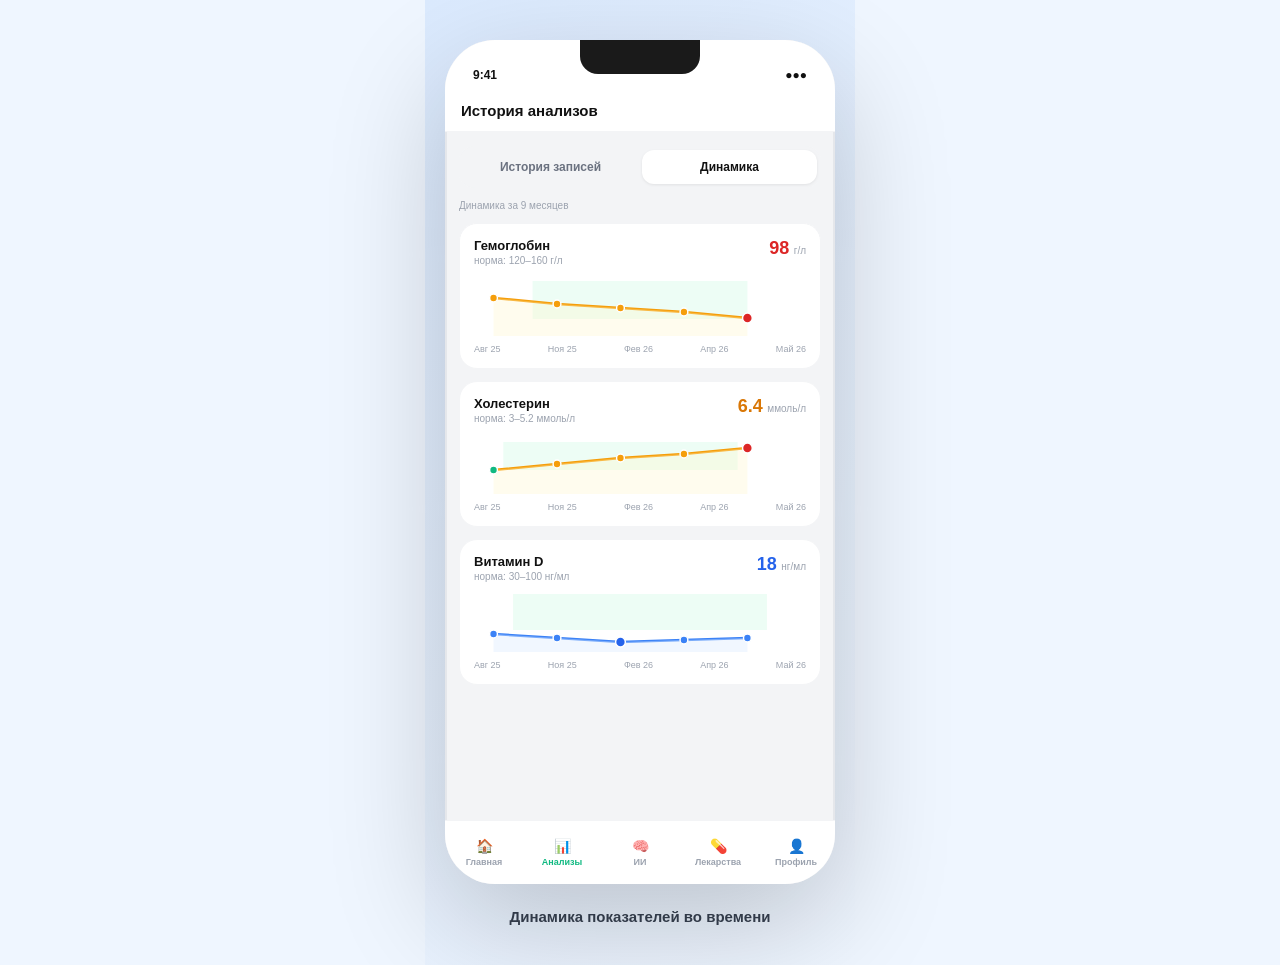
<file: screenshot_06_history.html>
<!DOCTYPE html>
<html lang="ru">
<head>
<meta charset="UTF-8">
<title>Screenshot 6 – History & Trends</title>
<style>
  * { margin: 0; padding: 0; box-sizing: border-box; }
  body { font-family: -apple-system, BlinkMacSystemFont, 'SF Pro Display', sans-serif; background: #eff6ff; display: flex; justify-content: center; align-items: center; min-height: 100vh; }
  .phone { width: 390px; height: 844px; background: #f3f4f6; border-radius: 50px; overflow: hidden; position: relative; box-shadow: 0 40px 120px rgba(0,0,0,0.2), inset 0 0 0 2px #e5e7eb; }
  .notch { position: absolute; top: 0; left: 50%; transform: translateX(-50%); width: 120px; height: 34px; background: #1a1a1a; border-radius: 0 0 18px 18px; z-index: 10; }
  .status-bar { height: 50px; background: white; display: flex; align-items: flex-end; justify-content: space-between; padding: 0 28px 8px; font-size: 12px; font-weight: 600; color: #111; }
  .topbar { background: white; border-bottom: 1px solid #f3f4f6; padding: 12px 16px; }
  .topbar h1 { font-size: 15px; font-weight: 900; color: #111; }
  .scroll { height: calc(844px - 50px - 57px - 64px); padding: 14px; display: flex; flex-direction: column; gap: 12px; overflow: hidden; }
  .tabs { background: #f3f4f6; border-radius: 16px; padding: 4px; display: grid; grid-template-columns: 1fr 1fr; gap: 4px; }
  .tab { padding: 10px; border-radius: 12px; text-align: center; font-size: 12px; font-weight: 700; color: #6b7280; }
  .tab.active { background: white; color: #111; box-shadow: 0 1px 3px rgba(0,0,0,0.08); }
  .hist-item { background: white; border-radius: 18px; border: 1px solid #f3f4f6; padding: 14px; }
  .hi-top { display: flex; align-items: flex-start; gap: 10px; }
  .hi-icon { width: 38px; height: 38px; background: #f3f4f6; border-radius: 12px; display: flex; align-items: center; justify-content: center; font-size: 16px; flex-shrink: 0; }
  .hi-info { flex: 1; min-width: 0; }
  .hi-type { font-size: 13px; font-weight: 800; color: #111; }
  .hi-date { font-size: 10px; color: #9ca3af; margin-top: 2px; }
  .hi-right { display: flex; flex-direction: column; align-items: flex-end; gap: 4px; flex-shrink: 0; }
  .hi-badge { font-size: 9px; font-weight: 700; padding: 3px 8px; border-radius: 20px; display: flex; align-items: center; gap: 3px; }
  .b-amb { background: #fffbeb; color: #92400e; }
  .b-green { background: #ecfdf5; color: #065f46; }
  .score-num { font-size: 16px; font-weight: 900; }
  .score-lbl { font-size: 8px; color: #9ca3af; }
  .hi-bar { margin-top: 8px; height: 6px; background: #f3f4f6; border-radius: 3px; overflow: hidden; }
  .hi-bar-fill { height: 100%; border-radius: 3px; }
  /* Trend chart */
  .trend { background: white; border-radius: 18px; border: 1px solid #f3f4f6; padding: 14px; }
  .trend-head { display: flex; justify-content: space-between; align-items: flex-start; margin-bottom: 10px; }
  .trend-name { font-size: 13px; font-weight: 800; color: #111; }
  .trend-norm { font-size: 10px; color: #9ca3af; margin-top: 2px; }
  .trend-val { font-size: 18px; font-weight: 900; }
  .trend-unit { font-size: 10px; color: #9ca3af; }
  .chart { width: 100%; height: 60px; }
  .x-labels { display: flex; justify-content: space-between; margin-top: 4px; }
  .x-labels span { font-size: 9px; color: #9ca3af; }
  .bottom-nav { position: absolute; bottom: 0; left: 0; right: 0; height: 64px; background: white; border-top: 1px solid #f3f4f6; display: grid; grid-template-columns: repeat(5, 1fr); }
  .nav-item { display: flex; flex-direction: column; align-items: center; justify-content: center; gap: 3px; color: #9ca3af; }
  .nav-item.active { color: #10b981; }
  .nav-icon { font-size: 14px; }
  .nav-item span { font-size: 9px; font-weight: 600; }
  .caption { text-align: center; margin-top: 24px; font-size: 15px; font-weight: 700; color: #374151; }
</style>
</head>
<body>
<div style="display:flex;flex-direction:column;align-items:center;padding:40px 20px;background:linear-gradient(135deg,#dbeafe,#eff6ff);">
  <div class="phone">
    <div class="notch"></div>
    <div class="status-bar"><span>9:41</span><span>●●●</span></div>
    <div class="topbar"><h1>История анализов</h1></div>
    <div class="scroll">
      <div class="tabs">
        <div class="tab">История записей</div>
        <div class="tab active">Динамика</div>
      </div>
      <div style="font-size:10px;color:#9ca3af;">Динамика за 9 месяцев</div>
      <div class="trend">
        <div class="trend-head">
          <div><div class="trend-name">Гемоглобин</div><div class="trend-norm">норма: 120–160 г/л</div></div>
          <div style="text-align:right;"><span class="trend-val" style="color:#dc2626;">98</span> <span class="trend-unit">г/л</span></div>
        </div>
        <svg class="chart" viewBox="0 0 340 60" preserveAspectRatio="none">
          <rect x="60" y="5" width="220" height="38" fill="#d1fae5" opacity="0.4"/>
          <path d="M 20 22 L 85 28 L 150 32 L 215 36 L 280 42" fill="none" stroke="#f59e0b" stroke-width="2.5" stroke-linecap="round" stroke-linejoin="round"/>
          <path d="M 20 22 L 85 28 L 150 32 L 215 36 L 280 42 L 280 60 L 20 60 Z" fill="#fef3c7" opacity="0.3"/>
          <circle cx="20" cy="22" r="4" fill="#f59e0b" stroke="white" stroke-width="1.5"/>
          <circle cx="85" cy="28" r="4" fill="#f59e0b" stroke="white" stroke-width="1.5"/>
          <circle cx="150" cy="32" r="4" fill="#f59e0b" stroke="white" stroke-width="1.5"/>
          <circle cx="215" cy="36" r="4" fill="#f59e0b" stroke="white" stroke-width="1.5"/>
          <circle cx="280" cy="42" r="5" fill="#dc2626" stroke="white" stroke-width="1.5"/>
        </svg>
        <div class="x-labels"><span>Авг 25</span><span>Ноя 25</span><span>Фев 26</span><span>Апр 26</span><span>Май 26</span></div>
      </div>
      <div class="trend">
        <div class="trend-head">
          <div><div class="trend-name">Холестерин</div><div class="trend-norm">норма: 3–5.2 ммоль/л</div></div>
          <div style="text-align:right;"><span class="trend-val" style="color:#d97706;">6.4</span> <span class="trend-unit">ммоль/л</span></div>
        </div>
        <svg class="chart" viewBox="0 0 340 60" preserveAspectRatio="none">
          <rect x="30" y="8" width="240" height="28" fill="#d1fae5" opacity="0.4"/>
          <path d="M 20 36 L 85 30 L 150 24 L 215 20 L 280 14" fill="none" stroke="#f59e0b" stroke-width="2.5" stroke-linecap="round" stroke-linejoin="round"/>
          <path d="M 20 36 L 85 30 L 150 24 L 215 20 L 280 14 L 280 60 L 20 60 Z" fill="#fef3c7" opacity="0.3"/>
          <circle cx="20" cy="36" r="4" fill="#10b981" stroke="white" stroke-width="1.5"/>
          <circle cx="85" cy="30" r="4" fill="#f59e0b" stroke="white" stroke-width="1.5"/>
          <circle cx="150" cy="24" r="4" fill="#f59e0b" stroke="white" stroke-width="1.5"/>
          <circle cx="215" cy="20" r="4" fill="#f59e0b" stroke="white" stroke-width="1.5"/>
          <circle cx="280" cy="14" r="5" fill="#dc2626" stroke="white" stroke-width="1.5"/>
        </svg>
        <div class="x-labels"><span>Авг 25</span><span>Ноя 25</span><span>Фев 26</span><span>Апр 26</span><span>Май 26</span></div>
      </div>
      <div class="trend">
        <div class="trend-head">
          <div><div class="trend-name">Витамин D</div><div class="trend-norm">норма: 30–100 нг/мл</div></div>
          <div style="text-align:right;"><span class="trend-val" style="color:#2563eb;">18</span> <span class="trend-unit">нг/мл</span></div>
        </div>
        <svg class="chart" viewBox="0 0 340 60" preserveAspectRatio="none">
          <rect x="40" y="2" width="260" height="36" fill="#d1fae5" opacity="0.4"/>
          <path d="M 20 42 L 85 46 L 150 50 L 215 48 L 280 46" fill="none" stroke="#3b82f6" stroke-width="2.5" stroke-linecap="round" stroke-linejoin="round"/>
          <path d="M 20 42 L 85 46 L 150 50 L 215 48 L 280 46 L 280 60 L 20 60 Z" fill="#dbeafe" opacity="0.4"/>
          <circle cx="20" cy="42" r="4" fill="#3b82f6" stroke="white" stroke-width="1.5"/>
          <circle cx="85" cy="46" r="4" fill="#3b82f6" stroke="white" stroke-width="1.5"/>
          <circle cx="150" cy="50" r="5" fill="#2563eb" stroke="white" stroke-width="1.5"/>
          <circle cx="215" cy="48" r="4" fill="#3b82f6" stroke="white" stroke-width="1.5"/>
          <circle cx="280" cy="46" r="4" fill="#3b82f6" stroke="white" stroke-width="1.5"/>
        </svg>
        <div class="x-labels"><span>Авг 25</span><span>Ноя 25</span><span>Фев 26</span><span>Апр 26</span><span>Май 26</span></div>
      </div>
    </div>
    <div class="bottom-nav">
      <div class="nav-item"><div class="nav-icon">🏠</div><span>Главная</span></div>
      <div class="nav-item active" style="color:#10b981;"><div class="nav-icon">📊</div><span>Анализы</span></div>
      <div class="nav-item"><div class="nav-icon">🧠</div><span>ИИ</span></div>
      <div class="nav-item"><div class="nav-icon">💊</div><span>Лекарства</span></div>
      <div class="nav-item"><div class="nav-icon">👤</div><span>Профиль</span></div>
    </div>
  </div>
  <p class="caption">Динамика показателей во времени</p>
</div>
</body>
</html>
</file>
